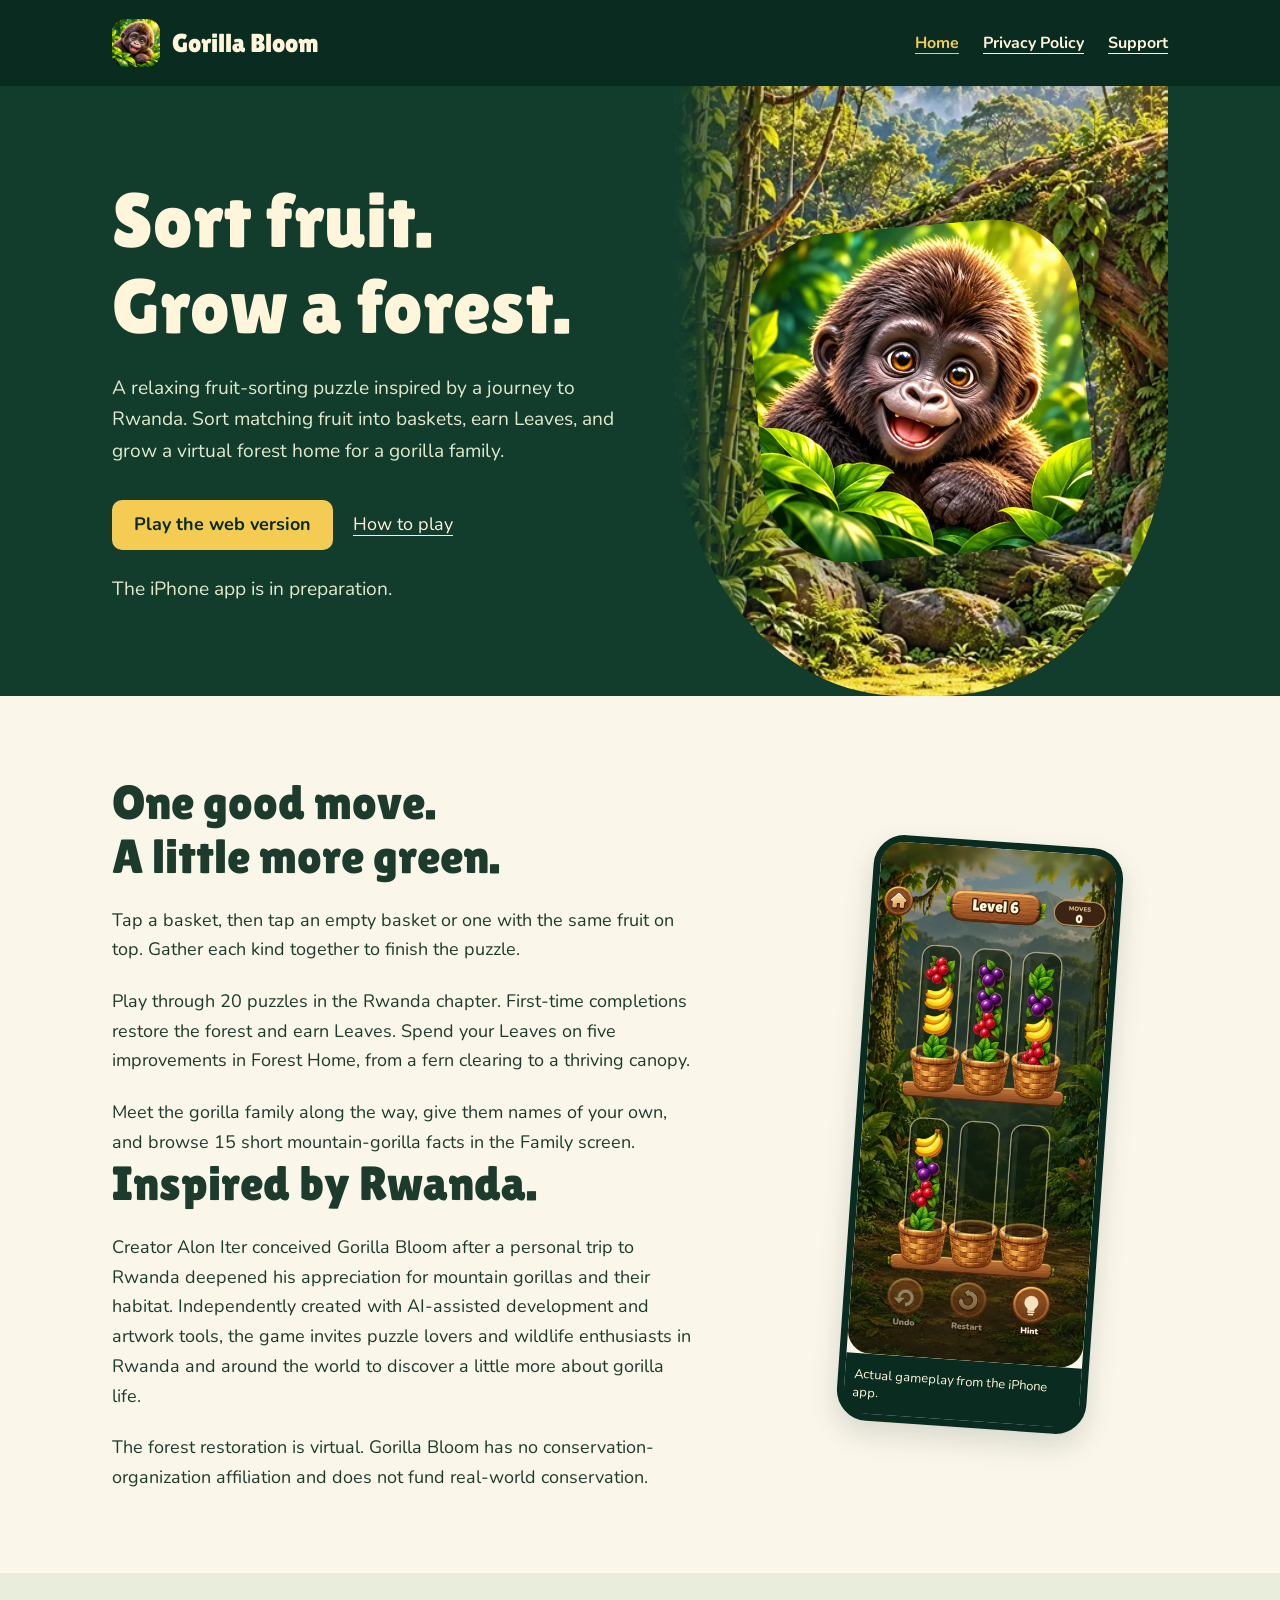
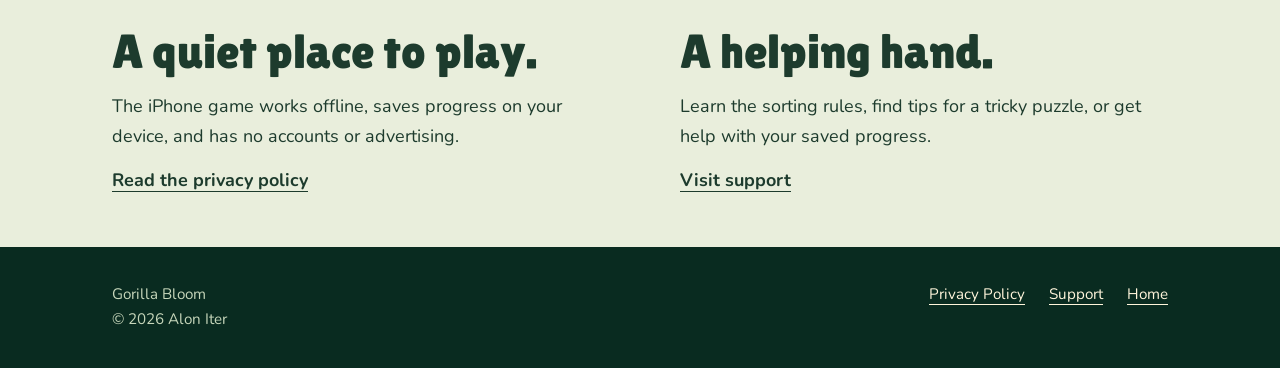
<file: index.html>
<!doctype html>
<html lang="en"><head><meta charset="utf-8"><meta name="viewport" content="width=device-width,initial-scale=1"><meta name="description" content="Sort fruit, restore a forest, and grow a gorilla family. Official Gorilla Bloom game information, support, and privacy."><meta name="theme-color" content="#092b20"><meta name="referrer" content="no-referrer"><meta http-equiv="Content-Security-Policy" content="default-src 'none'; img-src 'self'; style-src 'self' 'unsafe-inline'; font-src 'self'; base-uri 'none'; form-action 'none'; connect-src 'none'"><title>Gorilla Bloom · Sort fruit. Grow a forest.</title><link rel="canonical" href="https://aloniter.github.io/gorilla-bloom-support/"><link rel="icon" type="image/webp" href="assets/icon.webp"><link rel="stylesheet" href="assets/style.css"></head><body><a class="skip" href="#main">Skip to content</a><header class="site-header"><div class="wrap header-inner"><a class="brand" href="./"><img src="assets/icon.webp" width="48" height="48" alt="">Gorilla Bloom</a><nav class="site-nav" aria-label="Main"><a href="./" aria-current="page">Home</a><a href="privacy/">Privacy Policy</a><a href="support/">Support</a></nav></div></header><main id="main"><section class="hero"><div class="wrap hero-grid"><div class="hero-copy"><h1>Sort fruit.<br>Grow a forest.</h1><p>A relaxing fruit-sorting puzzle inspired by a journey to Rwanda. Sort matching fruit into baskets, earn Leaves, and grow a virtual forest home for a gorilla family.</p><div class="hero-actions"><a class="button" href="https://gorilla-bloom.vercel.app/" rel="external noreferrer">Play the web version</a><a href="support/">How to play</a></div><p class="version-note">The iPhone app is in preparation.</p></div><div class="forest"><img class="portrait" src="assets/icon.webp" width="512" height="512" alt="Gorilla Bloom’s smiling baby gorilla framed by green leaves"></div></div></section><section class="wrap intro"><div><h2>One good move.<br>A little more green.</h2><p>Tap a basket, then tap an empty basket or one with the same fruit on top. Gather each kind together to finish the puzzle.</p><p>Play through 20 puzzles in the Rwanda chapter. First-time completions restore the forest and earn Leaves. Spend your Leaves on five improvements in Forest Home, from a fern clearing to a thriving canopy.</p><p>Meet the gorilla family along the way, give them names of your own, and browse 15 short mountain-gorilla facts in the Family screen.</p><h2>Inspired by Rwanda.</h2><p>Creator Alon Iter conceived Gorilla Bloom after a personal trip to Rwanda deepened his appreciation for mountain gorillas and their habitat. Independently created with AI-assisted development and artwork tools, the game invites puzzle lovers and wildlife enthusiasts in Rwanda and around the world to discover a little more about gorilla life.</p><p>The forest restoration is virtual. Gorilla Bloom has no conservation-organization affiliation and does not fund real-world conservation.</p></div><figure class="game-shot"><img src="assets/gameplay.webp" width="420" height="913" loading="lazy" alt="Actual Gorilla Bloom puzzle: colorful fruit and leaves stacked in baskets, with Undo, Restart and Hint controls"><figcaption>Actual gameplay from the iPhone app.</figcaption></figure></section><section class="quiet-band"><div class="wrap"><div><h2>A quiet place to play.</h2><p>The iPhone game works offline, saves progress on your device, and has no accounts or advertising.</p><a href="privacy/">Read the privacy policy</a></div><div><h2>A helping hand.</h2><p>Learn the sorting rules, find tips for a tricky puzzle, or get help with your saved progress.</p><a href="support/">Visit support</a></div></div></section></main><footer class="site-footer"><div class="wrap footer-inner"><p>Gorilla Bloom<br>© 2026 Alon Iter</p><nav class="footer-nav" aria-label="Footer"><a href="privacy/">Privacy Policy</a><a href="support/">Support</a><a href="./">Home</a></nav></div></footer></body></html>
</file>
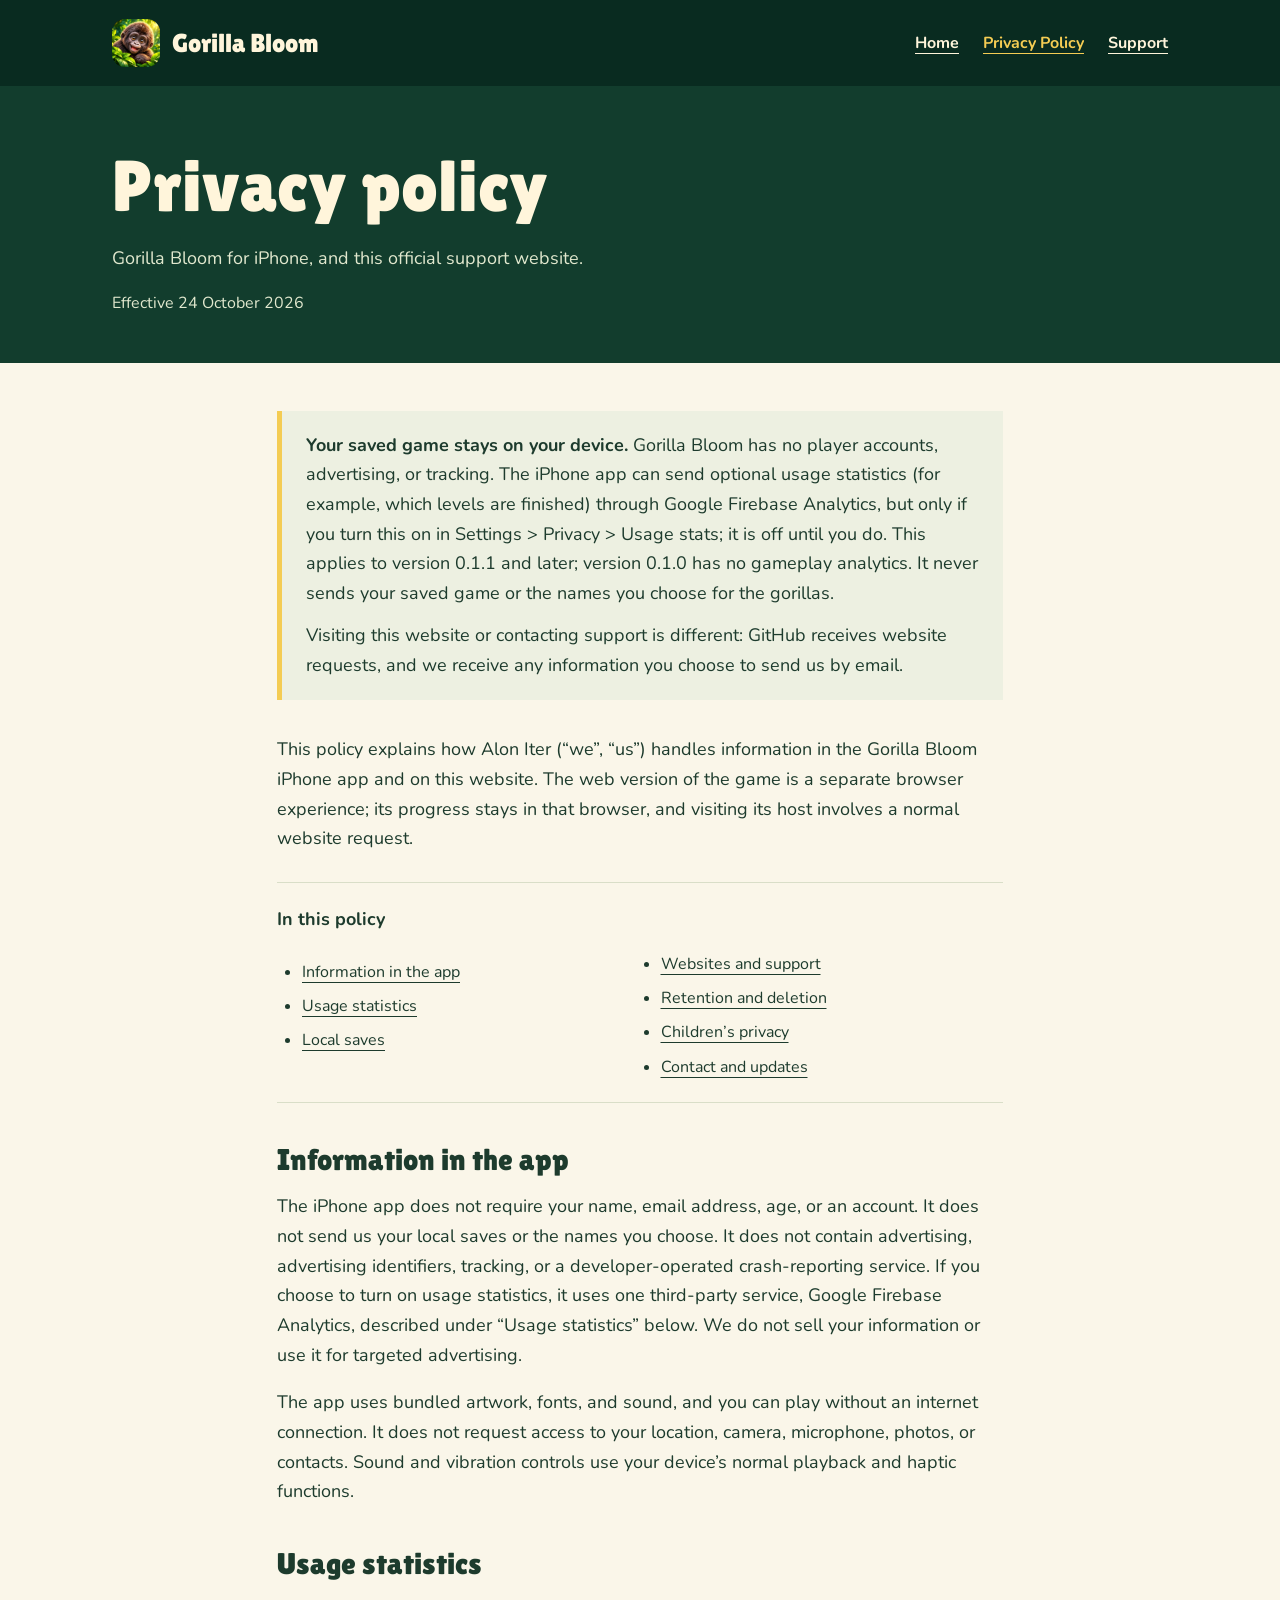
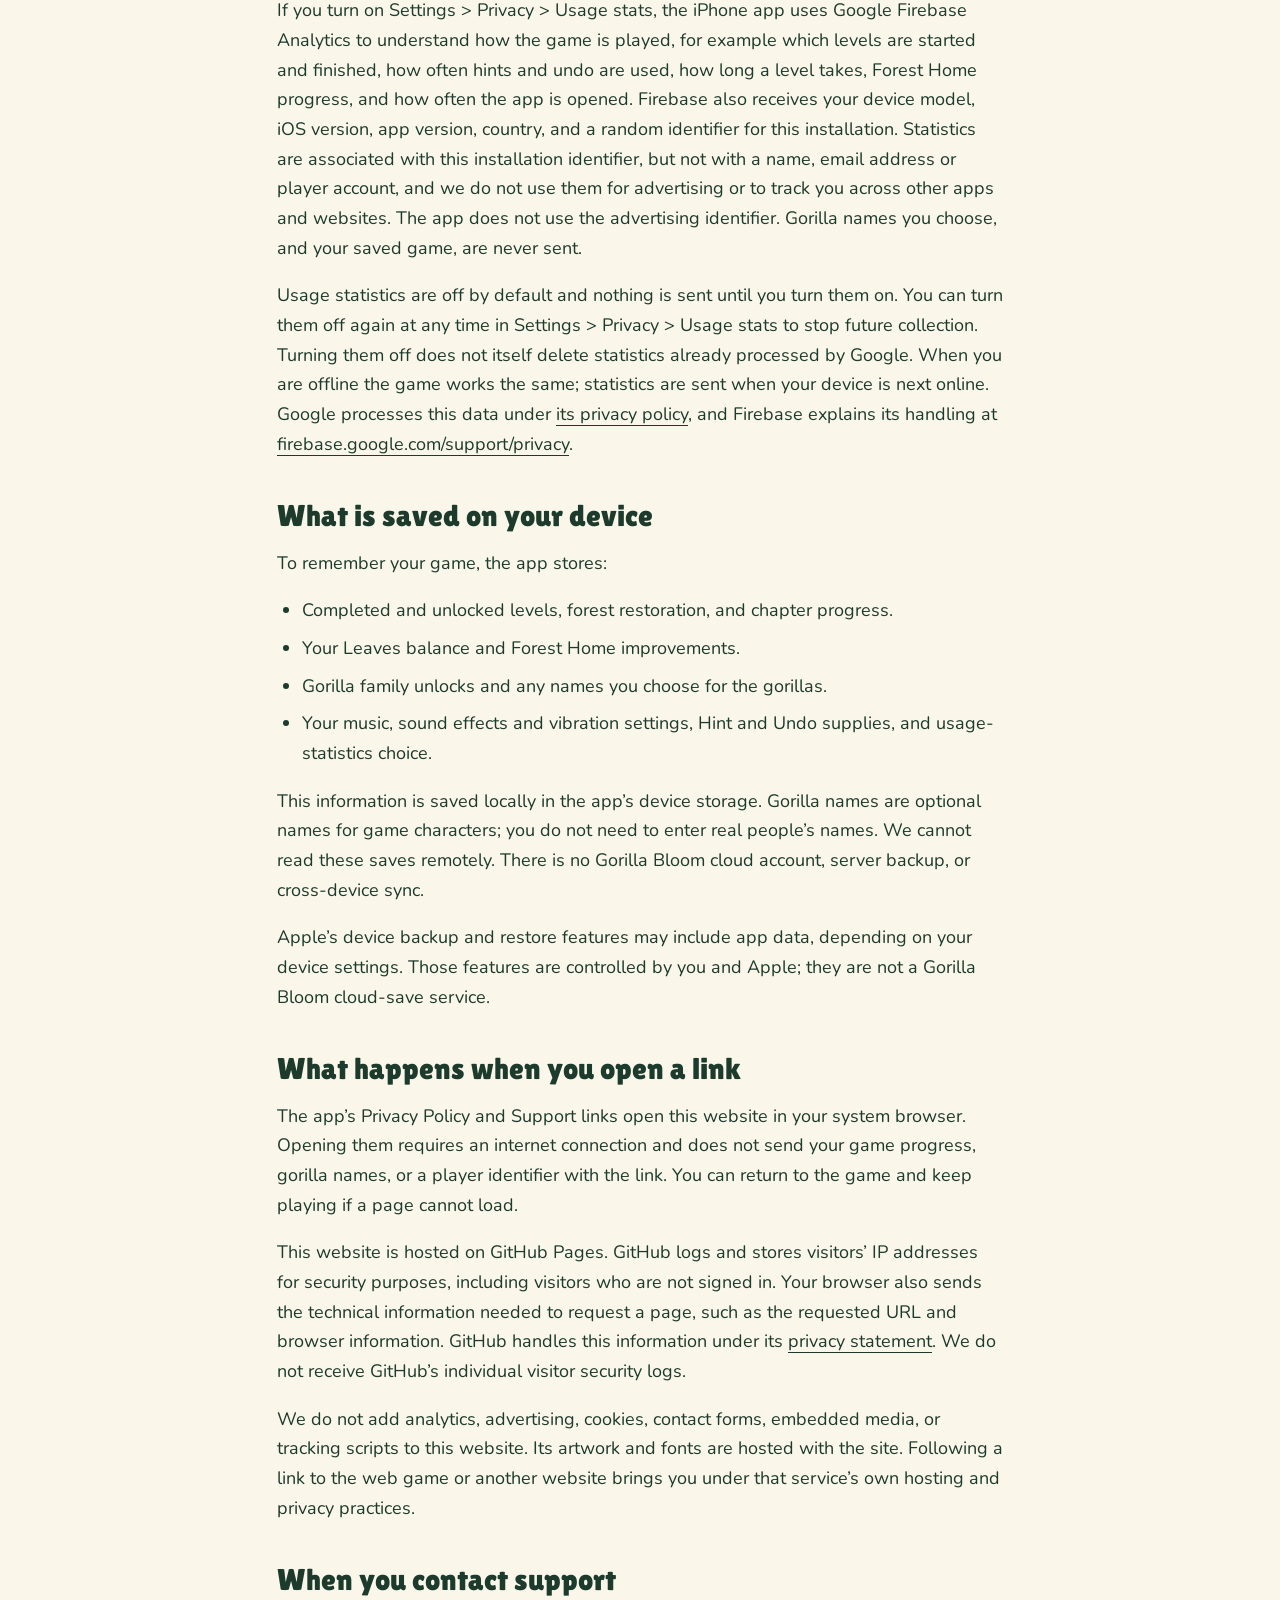
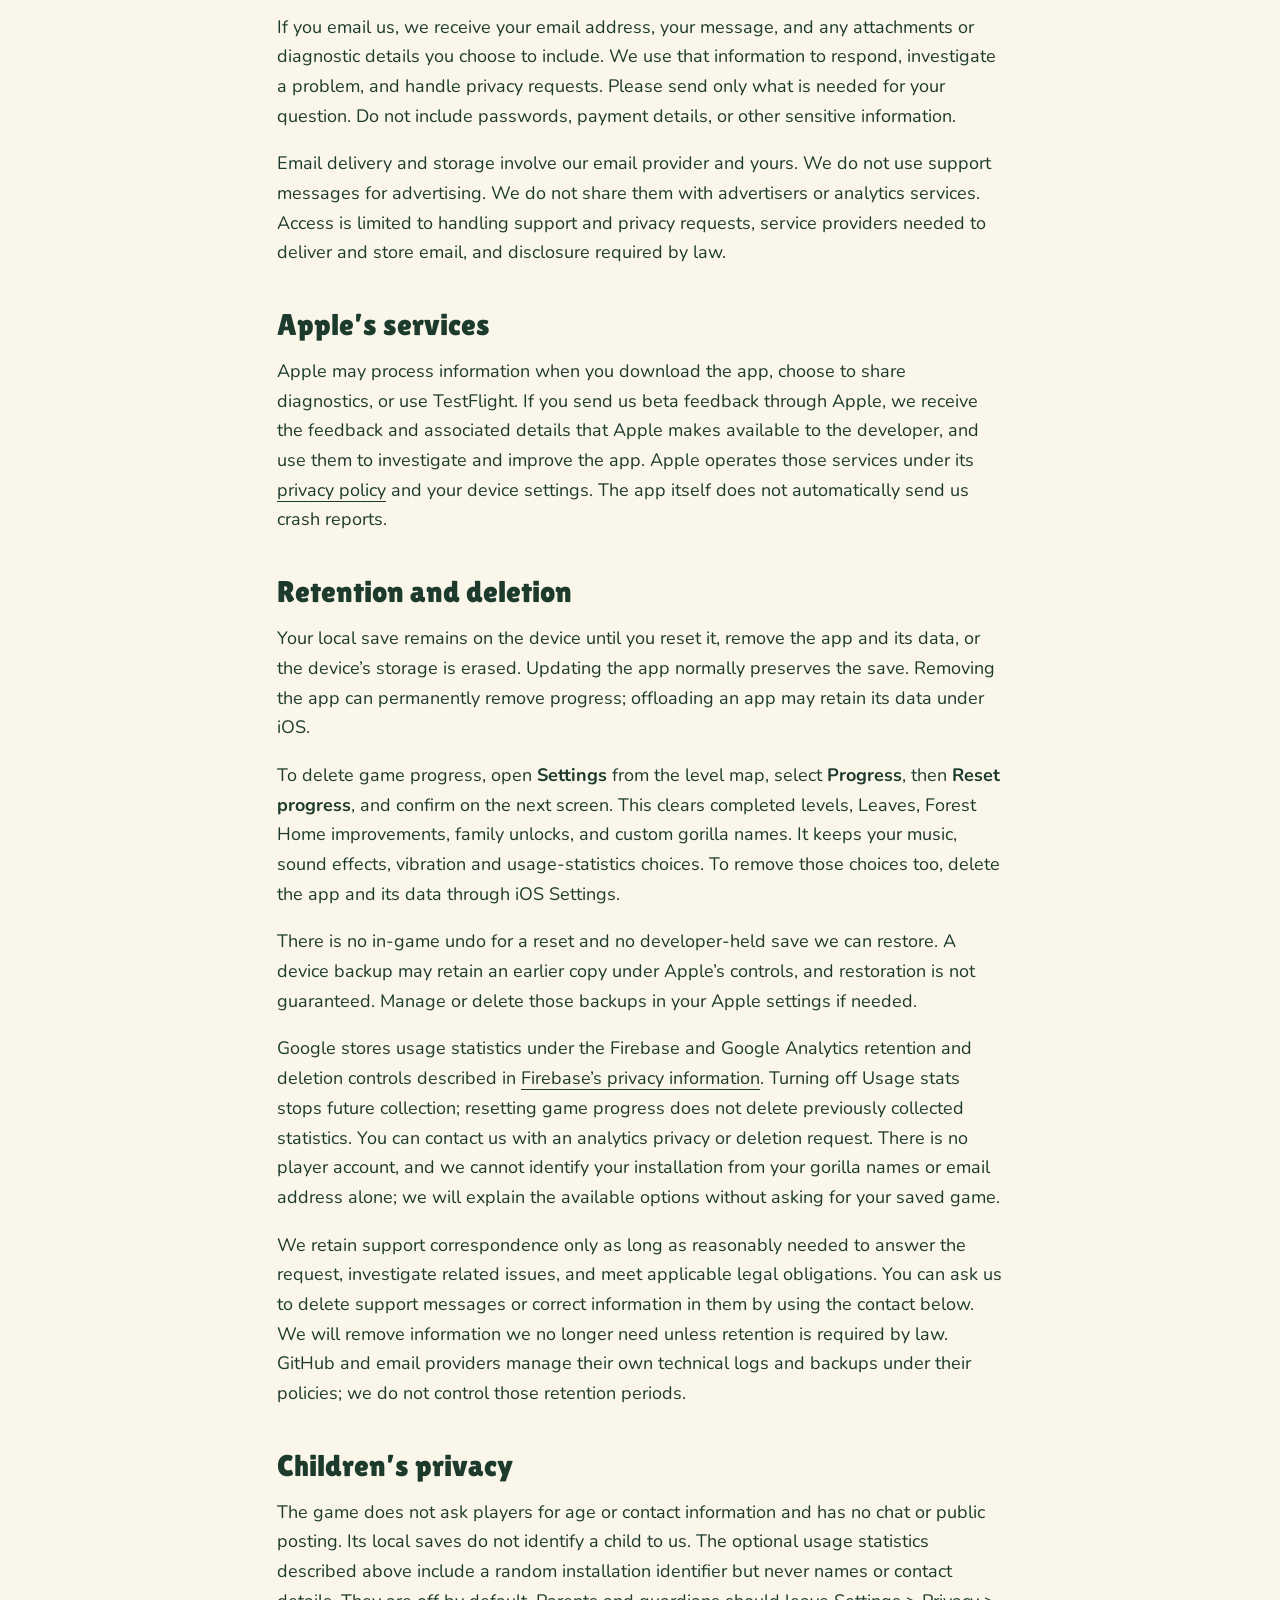
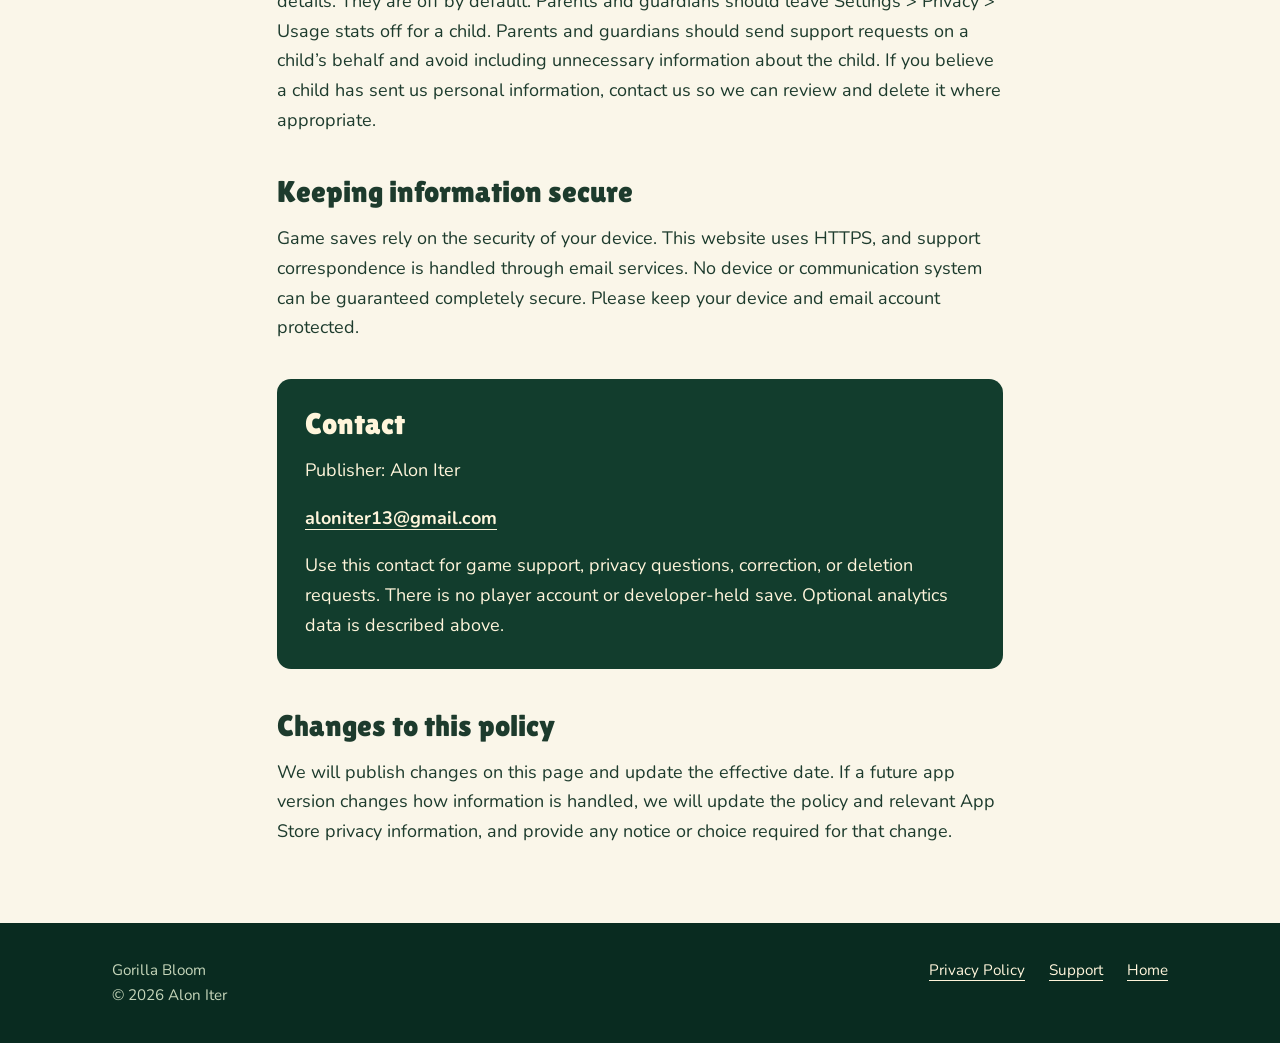
<file: privacy/index.html>
<!doctype html>
<html lang="en"><head><meta charset="utf-8"><meta name="viewport" content="width=device-width,initial-scale=1"><meta name="description" content="How Gorilla Bloom handles local saves, website visits, and support messages."><meta name="theme-color" content="#092b20"><meta name="referrer" content="no-referrer"><meta http-equiv="Content-Security-Policy" content="default-src 'none'; img-src 'self'; style-src 'self' 'unsafe-inline'; font-src 'self'; base-uri 'none'; form-action 'none'; connect-src 'none'"><title>Privacy Policy · Gorilla Bloom</title><link rel="canonical" href="https://aloniter.github.io/gorilla-bloom-support/privacy/"><link rel="icon" type="image/webp" href="../assets/icon.webp"><link rel="stylesheet" href="../assets/style.css"></head><body><a class="skip" href="#main">Skip to content</a><header class="site-header"><div class="wrap header-inner"><a class="brand" href="../"><img src="../assets/icon.webp" width="48" height="48" alt="">Gorilla Bloom</a><nav class="site-nav" aria-label="Main"><a href=".././">Home</a><a href="../privacy/" aria-current="page">Privacy Policy</a><a href="../support/">Support</a></nav></div></header><main id="main"><div class="page-head"><div class="wrap"><h1>Privacy policy</h1><p>Gorilla Bloom for iPhone, and this official support website.</p><p class="version-note">Effective 24 October 2026</p></div></div><article class="wrap reading"><div class="summary-box"><p><strong>Your saved game stays on your device.</strong> Gorilla Bloom has no player accounts, advertising, or tracking. The iPhone app can send optional usage statistics (for example, which levels are finished) through Google Firebase Analytics, but only if you turn this on in Settings &gt; Privacy &gt; Usage stats; it is off until you do. This applies to version 0.1.1 and later; version 0.1.0 has no gameplay analytics. It never sends your saved game or the names you choose for the gorillas.</p><p>Visiting this website or contacting support is different: GitHub receives website requests, and we receive any information you choose to send us by email.</p></div><p>This policy explains how Alon Iter (“we”, “us”) handles information in the Gorilla Bloom iPhone app and on this website. The web version of the game is a separate browser experience; its progress stays in that browser, and visiting its host involves a normal website request.</p><nav class="contents" aria-label="Privacy policy sections"><strong>In this policy</strong><ul><li><a href="#app">Information in the app</a></li><li><a href="#stats">Usage statistics</a></li><li><a href="#storage">Local saves</a></li><li><a href="#external">Websites and support</a></li><li><a href="#retention">Retention and deletion</a></li><li><a href="#children">Children’s privacy</a></li><li><a href="#contact">Contact and updates</a></li></ul></nav><h2 id="app">Information in the app</h2><p>The iPhone app does not require your name, email address, age, or an account. It does not send us your local saves or the names you choose. It does not contain advertising, advertising identifiers, tracking, or a developer-operated crash-reporting service. If you choose to turn on usage statistics, it uses one third-party service, Google Firebase Analytics, described under “Usage statistics” below. We do not sell your information or use it for targeted advertising.</p><p>The app uses bundled artwork, fonts, and sound, and you can play without an internet connection. It does not request access to your location, camera, microphone, photos, or contacts. Sound and vibration controls use your device’s normal playback and haptic functions.</p><h2 id="stats">Usage statistics</h2><p>If you turn on Settings &gt; Privacy &gt; Usage stats, the iPhone app uses Google Firebase Analytics to understand how the game is played, for example which levels are started and finished, how often hints and undo are used, how long a level takes, Forest Home progress, and how often the app is opened. Firebase also receives your device model, iOS version, app version, country, and a random identifier for this installation. Statistics are associated with this installation identifier, but not with a name, email address or player account, and we do not use them for advertising or to track you across other apps and websites. The app does not use the advertising identifier. Gorilla names you choose, and your saved game, are never sent.</p><p>Usage statistics are off by default and nothing is sent until you turn them on. You can turn them off again at any time in Settings &gt; Privacy &gt; Usage stats to stop future collection. Turning them off does not itself delete statistics already processed by Google. When you are offline the game works the same; statistics are sent when your device is next online. Google processes this data under <a href="https://policies.google.com/privacy">its privacy policy</a>, and Firebase explains its handling at <a href="https://firebase.google.com/support/privacy">firebase.google.com/support/privacy</a>.</p><h2 id="storage">What is saved on your device</h2><p>To remember your game, the app stores:</p><ul><li>Completed and unlocked levels, forest restoration, and chapter progress.</li><li>Your Leaves balance and Forest Home improvements.</li><li>Gorilla family unlocks and any names you choose for the gorillas.</li><li>Your music, sound effects and vibration settings, Hint and Undo supplies, and usage-statistics choice.</li></ul><p>This information is saved locally in the app’s device storage. Gorilla names are optional names for game characters; you do not need to enter real people’s names. We cannot read these saves remotely. There is no Gorilla Bloom cloud account, server backup, or cross-device sync.</p><p>Apple’s device backup and restore features may include app data, depending on your device settings. Those features are controlled by you and Apple; they are not a Gorilla Bloom cloud-save service.</p><h2 id="external">What happens when you open a link</h2><p>The app’s Privacy Policy and Support links open this website in your system browser. Opening them requires an internet connection and does not send your game progress, gorilla names, or a player identifier with the link. You can return to the game and keep playing if a page cannot load.</p><p>This website is hosted on GitHub Pages. GitHub logs and stores visitors’ IP addresses for security purposes, including visitors who are not signed in. Your browser also sends the technical information needed to request a page, such as the requested URL and browser information. GitHub handles this information under its <a href="https://docs.github.com/en/site-policy/privacy-policies/github-general-privacy-statement" rel="external noreferrer">privacy statement</a>. We do not receive GitHub’s individual visitor security logs.</p><p>We do not add analytics, advertising, cookies, contact forms, embedded media, or tracking scripts to this website. Its artwork and fonts are hosted with the site. Following a link to the web game or another website brings you under that service’s own hosting and privacy practices.</p><h2>When you contact support</h2><p>If you email us, we receive your email address, your message, and any attachments or diagnostic details you choose to include. We use that information to respond, investigate a problem, and handle privacy requests. Please send only what is needed for your question. Do not include passwords, payment details, or other sensitive information.</p><p>Email delivery and storage involve our email provider and yours. We do not use support messages for advertising. We do not share them with advertisers or analytics services. Access is limited to handling support and privacy requests, service providers needed to deliver and store email, and disclosure required by law.</p><h2>Apple’s services</h2><p>Apple may process information when you download the app, choose to share diagnostics, or use TestFlight. If you send us beta feedback through Apple, we receive the feedback and associated details that Apple makes available to the developer, and use them to investigate and improve the app. Apple operates those services under its <a href="https://www.apple.com/legal/privacy/" rel="external noreferrer">privacy policy</a> and your device settings. The app itself does not automatically send us crash reports.</p><h2 id="retention">Retention and deletion</h2><p>Your local save remains on the device until you reset it, remove the app and its data, or the device’s storage is erased. Updating the app normally preserves the save. Removing the app can permanently remove progress; offloading an app may retain its data under iOS.</p><p>To delete game progress, open <strong>Settings</strong> from the level map, select <strong>Progress</strong>, then <strong>Reset progress</strong>, and confirm on the next screen. This clears completed levels, Leaves, Forest Home improvements, family unlocks, and custom gorilla names. It keeps your music, sound effects, vibration and usage-statistics choices. To remove those choices too, delete the app and its data through iOS Settings.</p><p>There is no in-game undo for a reset and no developer-held save we can restore. A device backup may retain an earlier copy under Apple’s controls, and restoration is not guaranteed. Manage or delete those backups in your Apple settings if needed.</p><p>Google stores usage statistics under the Firebase and Google Analytics retention and deletion controls described in <a href="https://firebase.google.com/support/privacy">Firebase’s privacy information</a>. Turning off Usage stats stops future collection; resetting game progress does not delete previously collected statistics. You can contact us with an analytics privacy or deletion request. There is no player account, and we cannot identify your installation from your gorilla names or email address alone; we will explain the available options without asking for your saved game.</p><p>We retain support correspondence only as long as reasonably needed to answer the request, investigate related issues, and meet applicable legal obligations. You can ask us to delete support messages or correct information in them by using the contact below. We will remove information we no longer need unless retention is required by law. GitHub and email providers manage their own technical logs and backups under their policies; we do not control those retention periods.</p><h2 id="children">Children’s privacy</h2><p>The game does not ask players for age or contact information and has no chat or public posting. Its local saves do not identify a child to us. The optional usage statistics described above include a random installation identifier but never names or contact details. They are off by default. Parents and guardians should leave Settings &gt; Privacy &gt; Usage stats off for a child. Parents and guardians should send support requests on a child’s behalf and avoid including unnecessary information about the child. If you believe a child has sent us personal information, contact us so we can review and delete it where appropriate.</p><h2>Keeping information secure</h2><p>Game saves rely on the security of your device. This website uses HTTPS, and support correspondence is handled through email services. No device or communication system can be guaranteed completely secure. Please keep your device and email account protected.</p><section id="contact" class="contact"><h2>Contact</h2><p>Publisher: Alon Iter</p><p><a href="mailto:aloniter13@gmail.com?subject=Gorilla%20Bloom%20support">aloniter13@gmail.com</a></p><p>Use this contact for game support, privacy questions, correction, or deletion requests. There is no player account or developer-held save. Optional analytics data is described above.</p></section><h2>Changes to this policy</h2><p>We will publish changes on this page and update the effective date. If a future app version changes how information is handled, we will update the policy and relevant App Store privacy information, and provide any notice or choice required for that change.</p></article></main><footer class="site-footer"><div class="wrap footer-inner"><p>Gorilla Bloom<br>© 2026 Alon Iter</p><nav class="footer-nav" aria-label="Footer"><a href="../privacy/">Privacy Policy</a><a href="../support/">Support</a><a href="../">Home</a></nav></div></footer></body></html>
</file>
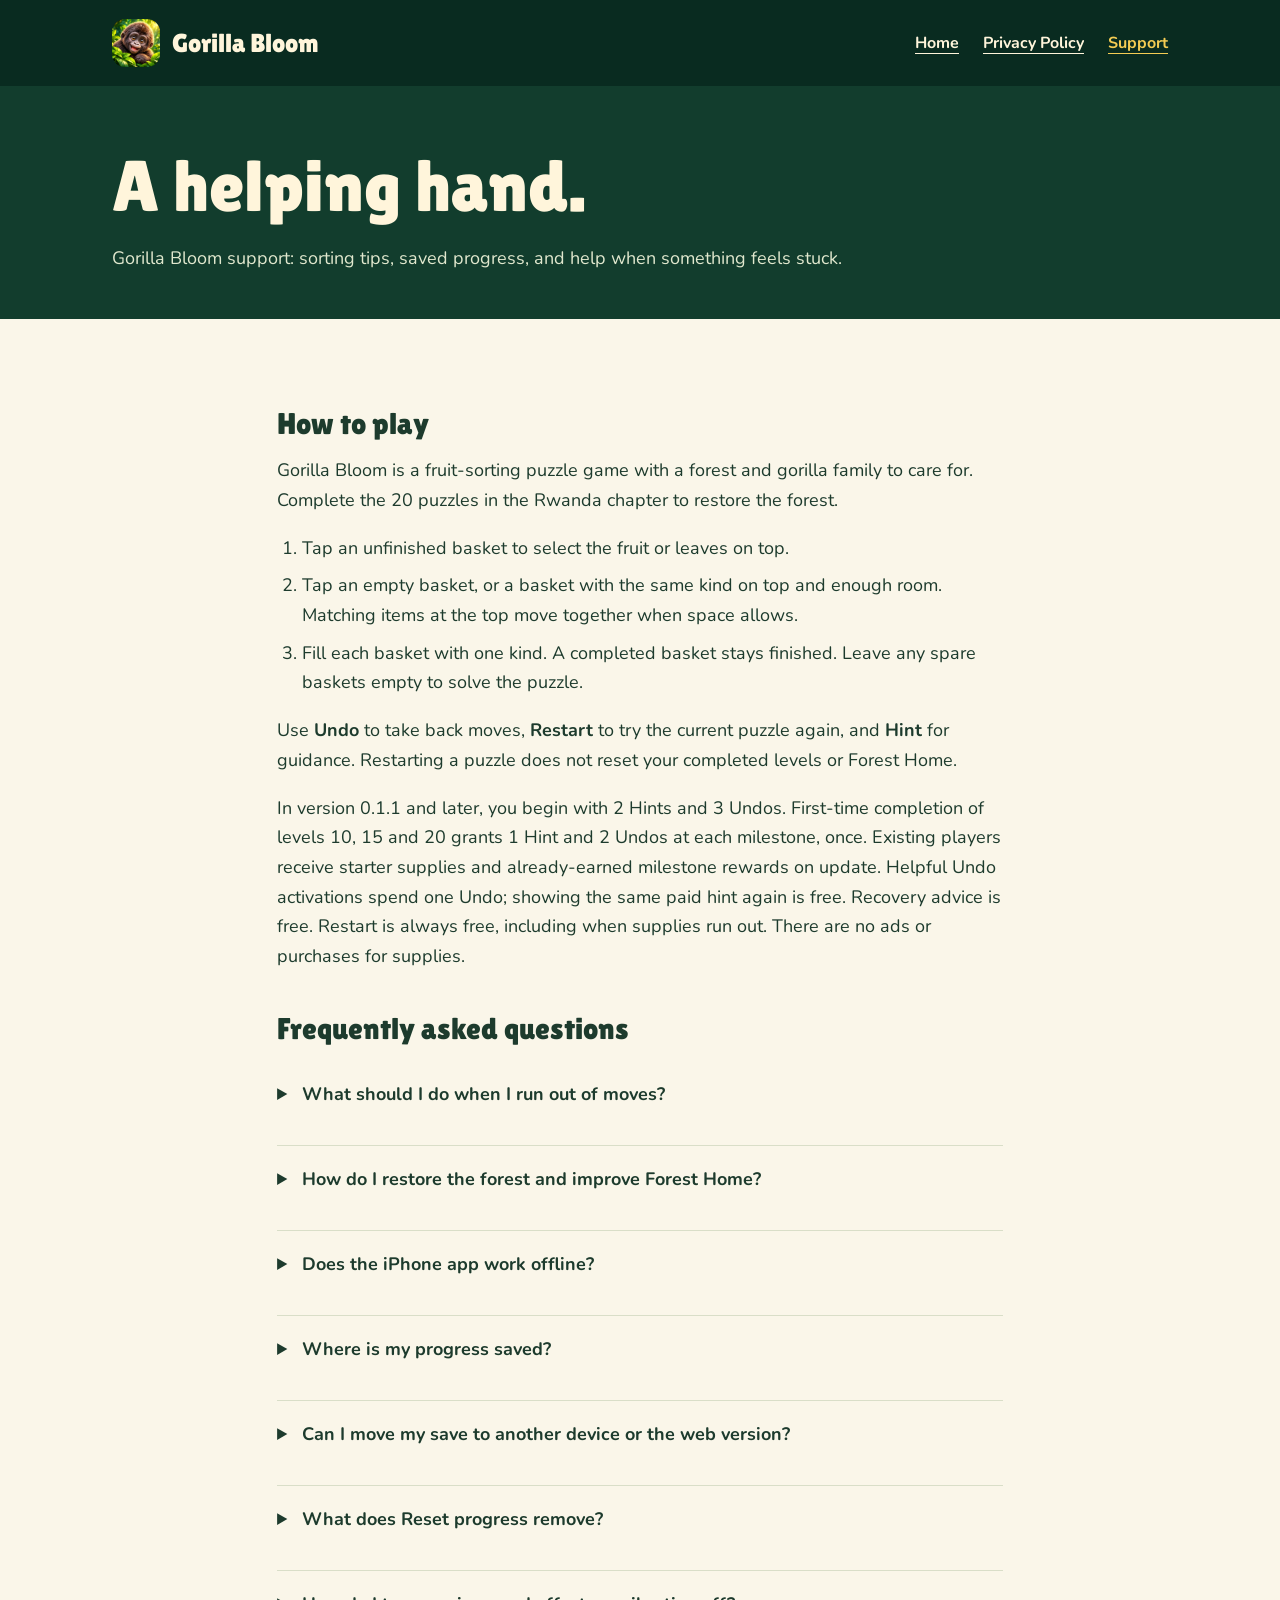
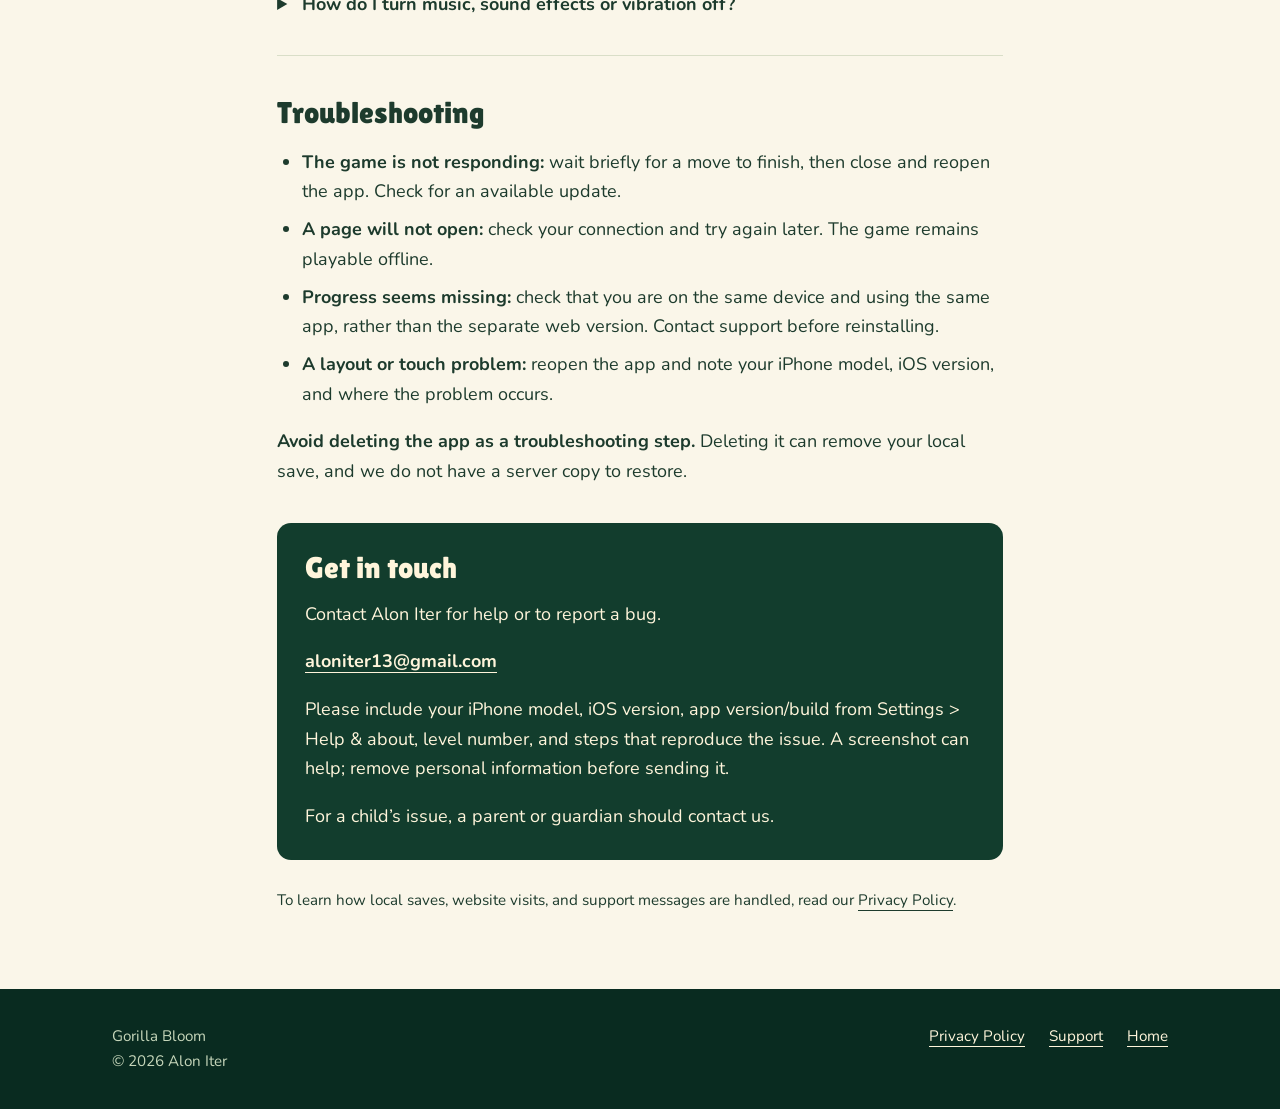
<file: support/index.html>
<!doctype html>
<html lang="en"><head><meta charset="utf-8"><meta name="viewport" content="width=device-width,initial-scale=1"><meta name="description" content="How to play Gorilla Bloom, save progress, troubleshoot, and contact support."><meta name="theme-color" content="#092b20"><meta name="referrer" content="no-referrer"><meta http-equiv="Content-Security-Policy" content="default-src 'none'; img-src 'self'; style-src 'self' 'unsafe-inline'; font-src 'self'; base-uri 'none'; form-action 'none'; connect-src 'none'"><title>Support · Gorilla Bloom</title><link rel="canonical" href="https://aloniter.github.io/gorilla-bloom-support/support/"><link rel="icon" type="image/webp" href="../assets/icon.webp"><link rel="stylesheet" href="../assets/style.css"></head><body><a class="skip" href="#main">Skip to content</a><header class="site-header"><div class="wrap header-inner"><a class="brand" href="../"><img src="../assets/icon.webp" width="48" height="48" alt="">Gorilla Bloom</a><nav class="site-nav" aria-label="Main"><a href=".././">Home</a><a href="../privacy/">Privacy Policy</a><a href="../support/" aria-current="page">Support</a></nav></div></header><main id="main"><div class="page-head"><div class="wrap"><h1>A helping hand.</h1><p>Gorilla Bloom support: sorting tips, saved progress, and help when something feels stuck.</p></div></div><article class="wrap reading"><h2>How to play</h2><p>Gorilla Bloom is a fruit-sorting puzzle game with a forest and gorilla family to care for. Complete the 20 puzzles in the Rwanda chapter to restore the forest.</p><ol><li>Tap an unfinished basket to select the fruit or leaves on top.</li><li>Tap an empty basket, or a basket with the same kind on top and enough room. Matching items at the top move together when space allows.</li><li>Fill each basket with one kind. A completed basket stays finished. Leave any spare baskets empty to solve the puzzle.</li></ol><p>Use <strong>Undo</strong> to take back moves, <strong>Restart</strong> to try the current puzzle again, and <strong>Hint</strong> for guidance. Restarting a puzzle does not reset your completed levels or Forest Home.</p><p>In version 0.1.1 and later, you begin with 2 Hints and 3 Undos. First-time completion of levels 10, 15 and 20 grants 1 Hint and 2 Undos at each milestone, once. Existing players receive starter supplies and already-earned milestone rewards on update. Helpful Undo activations spend one Undo; showing the same paid hint again is free. Recovery advice is free. Restart is always free, including when supplies run out. There are no ads or purchases for supplies.</p><h2>Frequently asked questions</h2><details><summary>What should I do when I run out of moves?</summary><p>Use Hint for guidance. If the puzzle cannot be finished from the current arrangement, the game can point you back through Undo or suggest Restart. Empty baskets are useful space for sorting. You can replay a level without losing the levels you have already completed.</p></details><details><summary>How do I restore the forest and improve Forest Home?</summary><p>Finishing a level for the first time restores more of the chapter’s forest and earns Leaves. Forest Home opens after the first restoration and the baby’s arrival. Spend Leaves on its five improvements in order. Spending Leaves does not reduce forest restoration, and replaying a completed level does not award more Leaves.</p></details><details><summary>Does the iPhone app work offline?</summary><p>Yes. Once installed, its puzzles, artwork, sound, and saves work without internet. Privacy and Support pages open in your browser and need a connection. If one cannot load, return to the game and try the page again later.</p></details><details><summary>Where is my progress saved?</summary><p>Progress, Leaves, Forest Home improvements, family names, and sound/vibration choices are saved automatically on this device. There is no account or cloud sync. Your current move-by-move puzzle attempt may restart after you fully close the app; completed levels and earned progress remain saved.</p></details><details><summary>Can I move my save to another device or the web version?</summary><p>There is no built-in transfer or sync. The iPhone app and web version have separate local saves. Apple’s device backup/restore may include app data depending on your settings, but Gorilla Bloom cannot guarantee or perform a recovery.</p></details><details><summary>What does Reset progress remove?</summary><p>On the level map, open Settings &gt; Progress &gt; Reset progress, then confirm on the next screen. In version 0.1.0, Reset progress is on the first Settings page. It clears level progress, Leaves, Forest Home improvements, family unlocks, and custom names. Music, sound effects, vibration and usage-statistics choices remain. A reset cannot be undone in the game.</p></details><details><summary>How do I turn music, sound effects or vibration off?</summary><p>Open Settings from the level map to change Music, Sound effects or Vibration. In version 0.1.0 there is one Sound switch. If sound is enabled but quiet, check your device’s volume and silent/audio settings. Close and reopen the app if audio does not resume after an interruption.</p></details><h2>Troubleshooting</h2><ul><li><strong>The game is not responding:</strong> wait briefly for a move to finish, then close and reopen the app. Check for an available update.</li><li><strong>A page will not open:</strong> check your connection and try again later. The game remains playable offline.</li><li><strong>Progress seems missing:</strong> check that you are on the same device and using the same app, rather than the separate web version. Contact support before reinstalling.</li><li><strong>A layout or touch problem:</strong> reopen the app and note your iPhone model, iOS version, and where the problem occurs.</li></ul><p><strong>Avoid deleting the app as a troubleshooting step.</strong> Deleting it can remove your local save, and we do not have a server copy to restore.</p><section class="contact"><h2>Get in touch</h2><p>Contact Alon Iter for help or to report a bug.</p><p><a href="mailto:aloniter13@gmail.com?subject=Gorilla%20Bloom%20support">aloniter13@gmail.com</a></p><p>Please include your iPhone model, iOS version, app version/build from Settings &gt; Help &amp; about, level number, and steps that reproduce the issue. A screenshot can help; remove personal information before sending it.</p><p>For a child’s issue, a parent or guardian should contact us.</p></section><p class="note" style="margin-top:28px">To learn how local saves, website visits, and support messages are handled, read our <a href="../privacy/">Privacy Policy</a>.</p></article></main><footer class="site-footer"><div class="wrap footer-inner"><p>Gorilla Bloom<br>© 2026 Alon Iter</p><nav class="footer-nav" aria-label="Footer"><a href="../privacy/">Privacy Policy</a><a href="../support/">Support</a><a href="../">Home</a></nav></div></footer></body></html>
</file>
<file: assets/style.css>
@font-face{font-family:Lilita;src:url('lilita-one-latin-400-normal.woff2') format('woff2');font-weight:400;font-display:swap}@font-face{font-family:Nunito;src:url('nunito-latin-400-normal.woff2') format('woff2');font-weight:400;font-display:swap}@font-face{font-family:Nunito;src:url('nunito-latin-700-normal.woff2') format('woff2');font-weight:700;font-display:swap}
:root{--jungle:#123d2d;--deep:#092b20;--cream:#fff5db;--leaf:#c9d9ac;--yellow:#f4cc53;--ink:#1d3b2d;--paper:#faf6e9;--line:#d9dec8;font-family:Nunito,system-ui,sans-serif;color:var(--ink);background:var(--paper);font-synthesis:none;color-scheme:light}*{box-sizing:border-box}body{margin:0;font-size:18px;line-height:1.65}a{color:inherit;text-decoration-thickness:1px;text-underline-offset:5px}a:hover{text-decoration-thickness:2px}a:focus-visible,summary:focus-visible{outline:3px solid #986507;outline-offset:5px;border-radius:2px}h1,h2,h3,p{margin:0}h1,h2,h3{line-height:1.12;font-weight:400;text-wrap:balance}h1,h2{font-family:Lilita,system-ui,sans-serif}h1{font-size:clamp(3rem,6vw,5.4rem)}h2{font-size:clamp(2rem,4vw,3rem)}h3{font-weight:700;font-size:1.2rem}p+p{margin-top:1em}img{max-width:100%;height:auto;display:block}.wrap{max-width:1120px;margin:auto;padding-inline:32px}.skip{position:absolute;top:-120px;left:20px;background:var(--yellow);color:var(--deep);padding:12px;z-index:10}.skip:focus{top:12px}.site-header{background:var(--deep);color:var(--cream)}.header-inner{display:flex;align-items:center;justify-content:space-between;gap:24px;padding-block:19px}.brand{display:flex;gap:12px;align-items:center;text-decoration:none;font-family:Lilita,sans-serif;font-size:1.65rem;line-height:1}.brand img{width:48px;height:48px;border-radius:13px}.site-nav{display:flex;gap:24px;font-size:1rem;font-weight:700}.site-nav a{min-height:44px;display:inline-flex;align-items:center}.site-nav a[aria-current=page]{color:var(--yellow)}.hero{background:var(--jungle);color:var(--cream);overflow:hidden}.hero-grid{display:grid;grid-template-columns:1.05fr 1fr;align-items:center;min-height:610px;gap:45px}.hero-copy{padding-block:60px}.hero-copy p{max-width:28em;margin-top:24px;color:#e1e8ce;font-size:1.2rem}.hero-actions{display:flex;gap:20px;align-items:center;flex-wrap:wrap;margin-top:32px}.button{display:inline-flex;align-items:center;justify-content:center;min-height:50px;padding:10px 22px;background:var(--yellow);color:var(--deep);font-weight:700;text-decoration:none;border-radius:10px}.hero-actions>a:not(.button){padding-block:10px}.forest{align-self:stretch;position:relative;min-height:530px;background-image:linear-gradient(90deg,var(--jungle),transparent 20%),url('forest.webp');background-size:cover;background-position:center;border-radius:0 0 46% 46%;display:grid;place-items:center}.forest .portrait{width:70%;max-width:330px;border-radius:26%;box-shadow:0 18px 50px #092b2070;transform:rotate(-5deg)}.intro{padding-block:80px;display:grid;grid-template-columns:1fr .65fr;gap:100px;align-items:center}.intro h2{max-width:12em}.intro p{max-width:33em;margin-top:22px}.game-shot{max-width:250px;margin:auto;transform:rotate(4deg);border:7px solid var(--deep);border-radius:31px;box-shadow:0 12px 28px #092b2024}.game-shot img{border-radius:23px;width:100%}.game-shot figcaption{font-size:13px;line-height:1.4;padding:12px 9px;color:var(--cream);background:var(--deep);border-radius:0 0 20px 20px}.quiet-band{background:#e9eedc}.quiet-band .wrap{display:grid;grid-template-columns:1fr 1fr;gap:80px;padding-block:52px}.quiet-band p{margin-top:14px;max-width:30em}.quiet-band a{display:inline-block;margin-top:14px;font-weight:700}.site-footer{background:var(--deep);color:var(--cream);font-size:.95rem}.footer-inner{display:flex;justify-content:space-between;gap:32px;align-items:flex-start;padding-block:35px}.footer-nav{display:flex;gap:24px;flex-wrap:wrap}.footer-inner p{max-width:30em;color:#c6d6ba}.page-head{padding-block:60px 46px;background:var(--jungle);color:var(--cream)}.page-head h1{font-size:clamp(3rem,6vw,4.5rem)}.page-head p{margin-top:17px;max-width:45em;color:#e1e8ce}.reading{max-width:790px;padding-block:48px 76px}.reading h2{font-size:1.9rem;margin:40px 0 15px}.reading h3{margin:26px 0 12px}.reading ul,.reading ol{padding-left:25px}.reading li{margin-block:8px}.reading .lead{font-size:1.2rem;line-height:1.65}.summary-box{border-left:5px solid var(--yellow);padding:20px 24px;background:#edf0e1;margin-bottom:35px}.summary-box p+p{margin-top:12px}.contact{padding:28px;background:var(--jungle);color:var(--cream);border-radius:14px;margin-top:36px;overflow-wrap:anywhere}.contact h2{margin-top:0;color:var(--cream)}.contact a{font-weight:700}.contact .button{color:var(--deep);margin-top:20px}.contents{margin:28px 0 36px;padding-block:22px;border-block:1px solid var(--line)}.contents ul{columns:2;margin-bottom:0;font-size:1rem}.reading details{border-bottom:1px solid var(--line);padding-block:20px}.reading summary{cursor:pointer;min-height:44px;font-weight:700;line-height:1.5;list-style-position:outside;margin-left:20px;padding-left:5px}.reading details p{margin:10px 0 0 25px}.note{font-size:.95rem}.preview-warning{background:#ffdf7c;color:#332303;padding:14px 24px;text-align:center;font-weight:700}.version-note{font-size:1rem;margin-top:18px}.pill{display:inline-block;padding:4px 12px;background:#285440;border-radius:20px;color:var(--cream);font-size:.9rem;margin-top:26px}@media(max-width:760px){.wrap{padding-inline:24px}.header-inner{gap:14px;align-items:flex-start;flex-direction:column;padding-block:15px 10px}.brand{font-size:1.5rem}.site-nav{gap:25px;width:100%}.hero-grid{grid-template-columns:1fr;gap:0;min-height:0}.hero-copy{padding-block:45px 10px}.hero h1{font-size:clamp(3rem,12vw,4.5rem)}.hero-copy p{font-size:1.1rem;margin-top:18px}.forest{min-height:330px;margin-top:20px;background-image:linear-gradient(180deg,var(--jungle),transparent 22%),url('forest.webp');border-radius:0 0 40% 40%}.forest .portrait{max-width:220px;width:57%}.intro{padding-block:55px;grid-template-columns:1fr;gap:38px}.intro p{margin-top:18px}.game-shot{max-width:230px}.quiet-band .wrap{grid-template-columns:1fr;gap:36px;padding-block:40px}.footer-inner{flex-direction:column;gap:22px}.page-head{padding-block:40px 35px}.reading{padding-block:32px 52px}.reading h2{margin-top:32px}.contents ul{columns:1}.contact{padding:24px}.summary-box{padding:18px}.footer-nav{gap:22px}}@media(prefers-reduced-motion:reduce){*{scroll-behavior:auto!important}}
</file>
